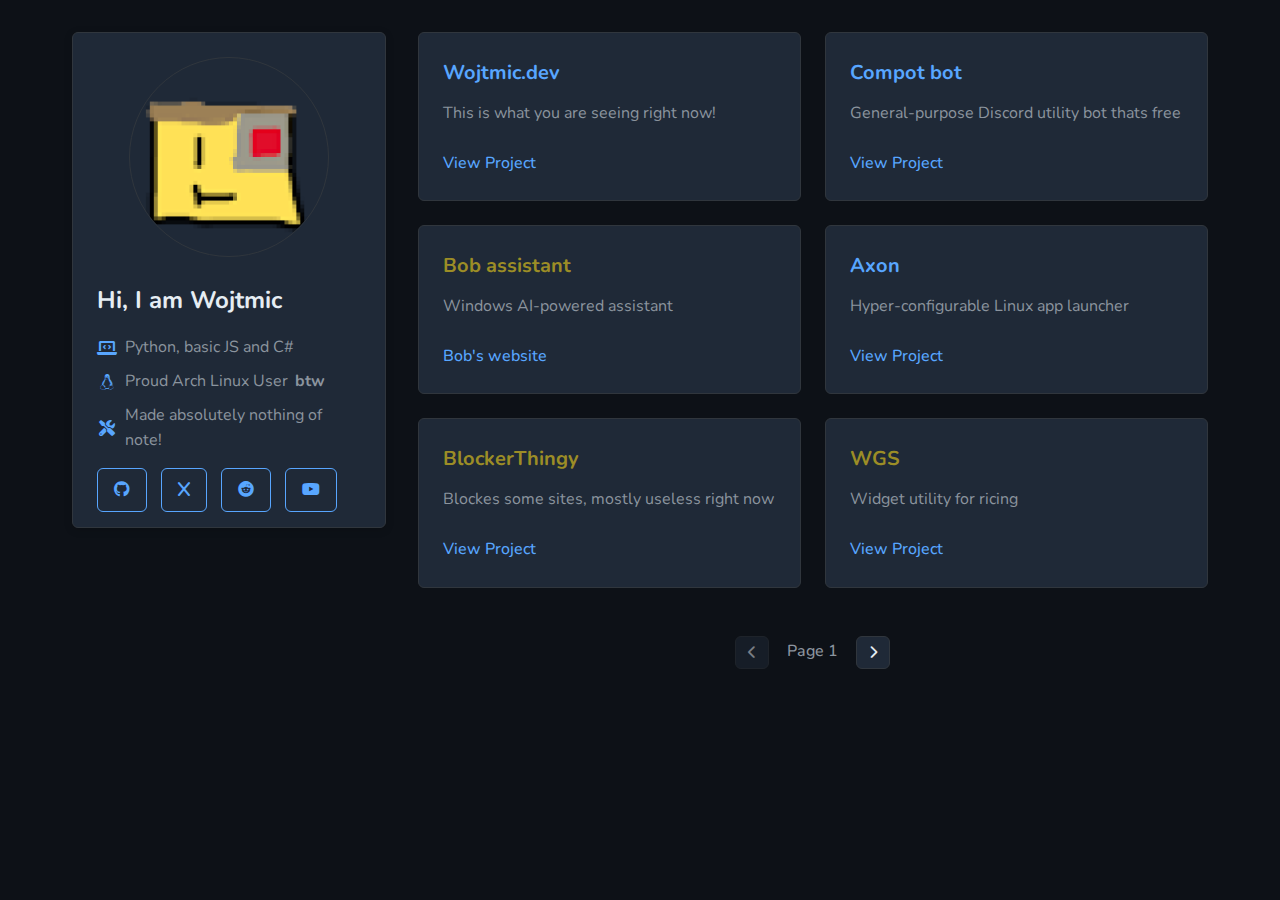
<file: index.html>
<!DOCTYPE html>
<html lang="en-us">
<head>
    <meta charset="UTF-8">
    <meta name="viewport" content="width=device-width, initial-scale=1.0">
    <link rel="icon" type="image/x-icon" href="awatar.png">
    <title>Wojtmic.dev</title>
    <link rel="stylesheet" href="style.css">
    <link rel="stylesheet" href="https://cdnjs.cloudflare.com/ajax/libs/font-awesome/6.0.0/css/all.min.css">
    <script type="text/javascript" src="script.js" defer></script>
</head>
<body>
    <div class="container">
        <!-- Profile section on the left with README content -->
        <div class="profile-section">
            <img src="awatar.png" alt="Wojtmic's profile picture">
            <h1>Hi, I am Wojtmic</h1>
            <div class="profile-info">
                <p><i class="fas fa-laptop-code"></i> Python, basic JS and C#</p>
                <p><i class="fab fa-linux"></i> Proud Arch Linux User<strong>  btw</strong></p>
                <p><i class="fas fa-tools"></i> Made absolutely nothing of note!</p>
            </div>
            <a href="https://github.com/wojtmic" class="button"><i class="fab fa-github"></i></a>
            <a href="https://x.com/wojtmic" class="button"><i class="fab fa-x"></i></a>
            <a href="https://www.reddit.com/user/Slight_Bed5910/" class="button"><i class="fab fa-reddit"></i></a>
            <a href="https://www.youtube.com/@wojtmic" class="button"><i class="fab fa-youtube"></i></a>

        </div>
        
        <!-- Projects grid on the right with pagination -->
        <div class="projects-container">
            <div class="projects-section" id="projects-page-1">
                <!-- First page of projects will be shown by default -->
                 <div class="project">
                    <h3>Wojtmic.dev</h3>
                    <p>This is what you are seeing right now!</p>
                    <a href="https://wojtmic.dev">View Project</a>
                </div>
                 <div class="project">
                    <h3>Compot bot</h3>
                    <p>General-purpose Discord utility bot thats free</p>
                    <a href="https://compot.wojtmic.dev">View Project</a>
                </div>
                <div class="project archived">
                    <h3>Bob assistant</h3>
                    <p>Windows AI-powered assistant</p>
                    <a href="https://bob.wojtmic.dev">Bob's website</a>
                </div>
                
                <div class="project">
                    <h3>Axon</h3>
                    <p>Hyper-configurable Linux app launcher</p>
                    <a href="https://github.com/axon">View Project</a>
                </div>
                
                <div class="project archived">
                    <h3>BlockerThingy</h3>
                    <p>Blockes some sites, mostly useless right now</p>
                    <a href="https://github.com/wojtmic/BlockerThingy">View Project</a>
                </div>
                <div class="project archived">
                    <h3>WGS</h3>
                    <p>Widget utility for ricing</p>
                    <a href="https://github.com/wojtmic/wgs">View Project</a>
                </div>
            </div>
            <div class="projects-section hidden" id="projects-page-2">
                <!-- Second page of projects -->
               <div class="project empty">
                    <h3>Coming Soon</h3>
                    <p>New project under development</p>
                </div>
                
                <div class="project empty">
                    <h3>Coming Soon</h3>
                    <p>New project under development</p>
                </div>
                
                <!-- Empty slots for future projects -->
                <div class="project empty">
                    <h3>Coming Soon</h3>
                    <p>New project under development</p>
                </div>
                
                <div class="project empty">
                    <h3>Coming Soon</h3>
                    <p>New project under development</p>
                </div>
                
                <div class="project empty">
                    <h3>Coming Soon</h3>
                    <p>New project under development</p>
                </div>
                
                <div class="project empty">
                    <h3>Coming Soon</h3>
                    <p>New project under development</p>
                </div>

            </div>

            

            <!-- Pagination Navigation -->
            <div class="pagination">
                <button id="prev-page" class="page-nav" disabled><i class="fas fa-chevron-left"></i></button>
                <span id="page-indicator">Page 1</span>
                <button id="next-page" class="page-nav"><i class="fas fa-chevron-right"></i></button>
            </div>
        </div>
    </div>
</body>
</html>
</file>
<file: style.css>
/* GitHub dark-but-blue inspired color scheme */
@import url('https://fonts.googleapis.com/css2?family=Nunito:ital,wght@0,200..1000;1,200..1000&display=swap');

:root {
    --primary-color: #0d1117;
    --secondary-color: #1f2937;
    --accent-color: #58a6ff;
    --accent-hover: #79c0ff;
    --text-color: #e6edf3;
    --text-muted: #8b949e;
    --text-archived: #9c8d26;
    --border-color: #30363d;
}

* {
    margin: 0;
    padding: 0;
    box-sizing: border-box;
}

body {
    font-family: 'Nunito', -apple-system, BlinkMacSystemFont, 'Segoe UI', Helvetica, Arial, sans-serif;
    background-color: var(--primary-color);
    color: var(--text-color);
    line-height: 1.6;
}

.container {
    max-width: 1200px;
    margin: 2rem auto;
    padding: 0 2rem;
    display: flex;
    gap: 2rem;
}

.profile-section {
    flex: 1;
    background-color: var(--secondary-color);
    border-radius: 6px;
    padding: 1.5rem;
    box-shadow: 0 2px 8px rgba(0, 0, 0, 0.15);
    height: fit-content;
    position: sticky;
    top: 2rem;
    border: 1px solid var(--border-color);
}

.profile-section img {
    width: 100%;
    max-width: 200px;
    border-radius: 50%;
    margin: 0 auto 1.5rem;
    display: block;
    border: 1px solid var(--border-color);
}

.profile-section h1 {
    color: var(--text-color);
    margin-bottom: 1rem;
    font-size: 1.5rem;
}

.profile-section .profile-info {
    margin-bottom: 1.5rem;
}

.profile-section .profile-info p {
    color: var(--text-muted);
    margin-bottom: 0.5rem;
    display: flex;
    align-items: center;
}

.profile-section .profile-info p i {
    margin-right: 0.5rem;
    width: 1.25rem;
    text-align: center;
    color: var(--accent-color);
}

.button {
    /* display: block; */
    background-color: var(--secondary-color);
    color: var(--accent-color);
    padding: 10px 16px;
    text-decoration: none;
    border-radius: 6px;
    text-align: center;
    font-weight: 500;
    transition: all 0.2s ease;
    margin-right: 10px;
    margin-top: 1.5rem;

    border: 1px solid var(--accent-color);
}

.button:hover {
    background-color: rgba(88, 166, 255, 0.1);
    color: var(--accent-hover);
}

.projects-container {
    flex: 3;
    display: flex;
    flex-direction: column;
}

.projects-section {
    display: grid;
    grid-template-columns: repeat(auto-fill, minmax(270px, 1fr));
    gap: 1.5rem;
    margin-bottom: 1.5rem;
}

.project {
    background-color: var(--secondary-color);
    border-radius: 6px;
    padding: 1.5rem;
    transition: transform 0.2s ease, box-shadow 0.2s ease;
    border: 1px solid var(--border-color);
    height: 100%;
    display: flex;
    flex-direction: column;
}

.project:hover {
    transform: translateY(-4px);
    box-shadow: 0 8px 24px rgba(0, 0, 0, 0.2);
}

.project h3 {
    color: var(--accent-color);
    margin-bottom: 0.75rem;
    font-size: 1.25rem;
}

.project p {
    color: var(--text-muted);
    margin-bottom: 1.5rem;
    flex-grow: 1;
}

.project a {
    color: var(--accent-color);
    text-decoration: none;
    font-weight: 500;
    display: inline-block;
    transition: all 0.2s ease;
    margin-top: auto;
}

.project a:hover {
    color: var(--accent-hover);
    text-decoration: underline;
}

.project.empty {
    background-color: rgba(31, 41, 55, 0.6);
    border-style: dashed;
    border-width: 1px;
    border-color: var(--border-color);
    opacity: 0.7;
}

.project.empty h3 {
    color: var(--text-muted);
}

.archived h3 {
    color: var(--text-archived) !important;
}

.pagination {
    display: flex;
    justify-content: center;
    align-items: center;
    margin-top: 1.5rem;
}

.page-nav {
    background-color: var(--secondary-color);
    border: 1px solid var(--border-color);
    color: var(--text-color);
    padding: 8px 12px;
    border-radius: 6px;
    cursor: pointer;
    transition: all 0.2s ease;
    margin: 0 10px;
}

.page-nav:hover:not([disabled]) {
    background-color: rgba(88, 166, 255, 0.1);
    border-color: var(--accent-color);
    color: var(--accent-color);
}

.page-nav:disabled {
    opacity: 0.5;
    cursor: not-allowed;
}

#page-indicator {
    font-weight: 500;
    color: var(--text-muted);
    padding: 0 8px;
}

.hidden {
    display: none;
}

/* Responsive design */
@media (max-width: 768px) {
    .container {
        flex-direction: column;
    }

    .profile-section {
        position: static;
    }
}
</file>
